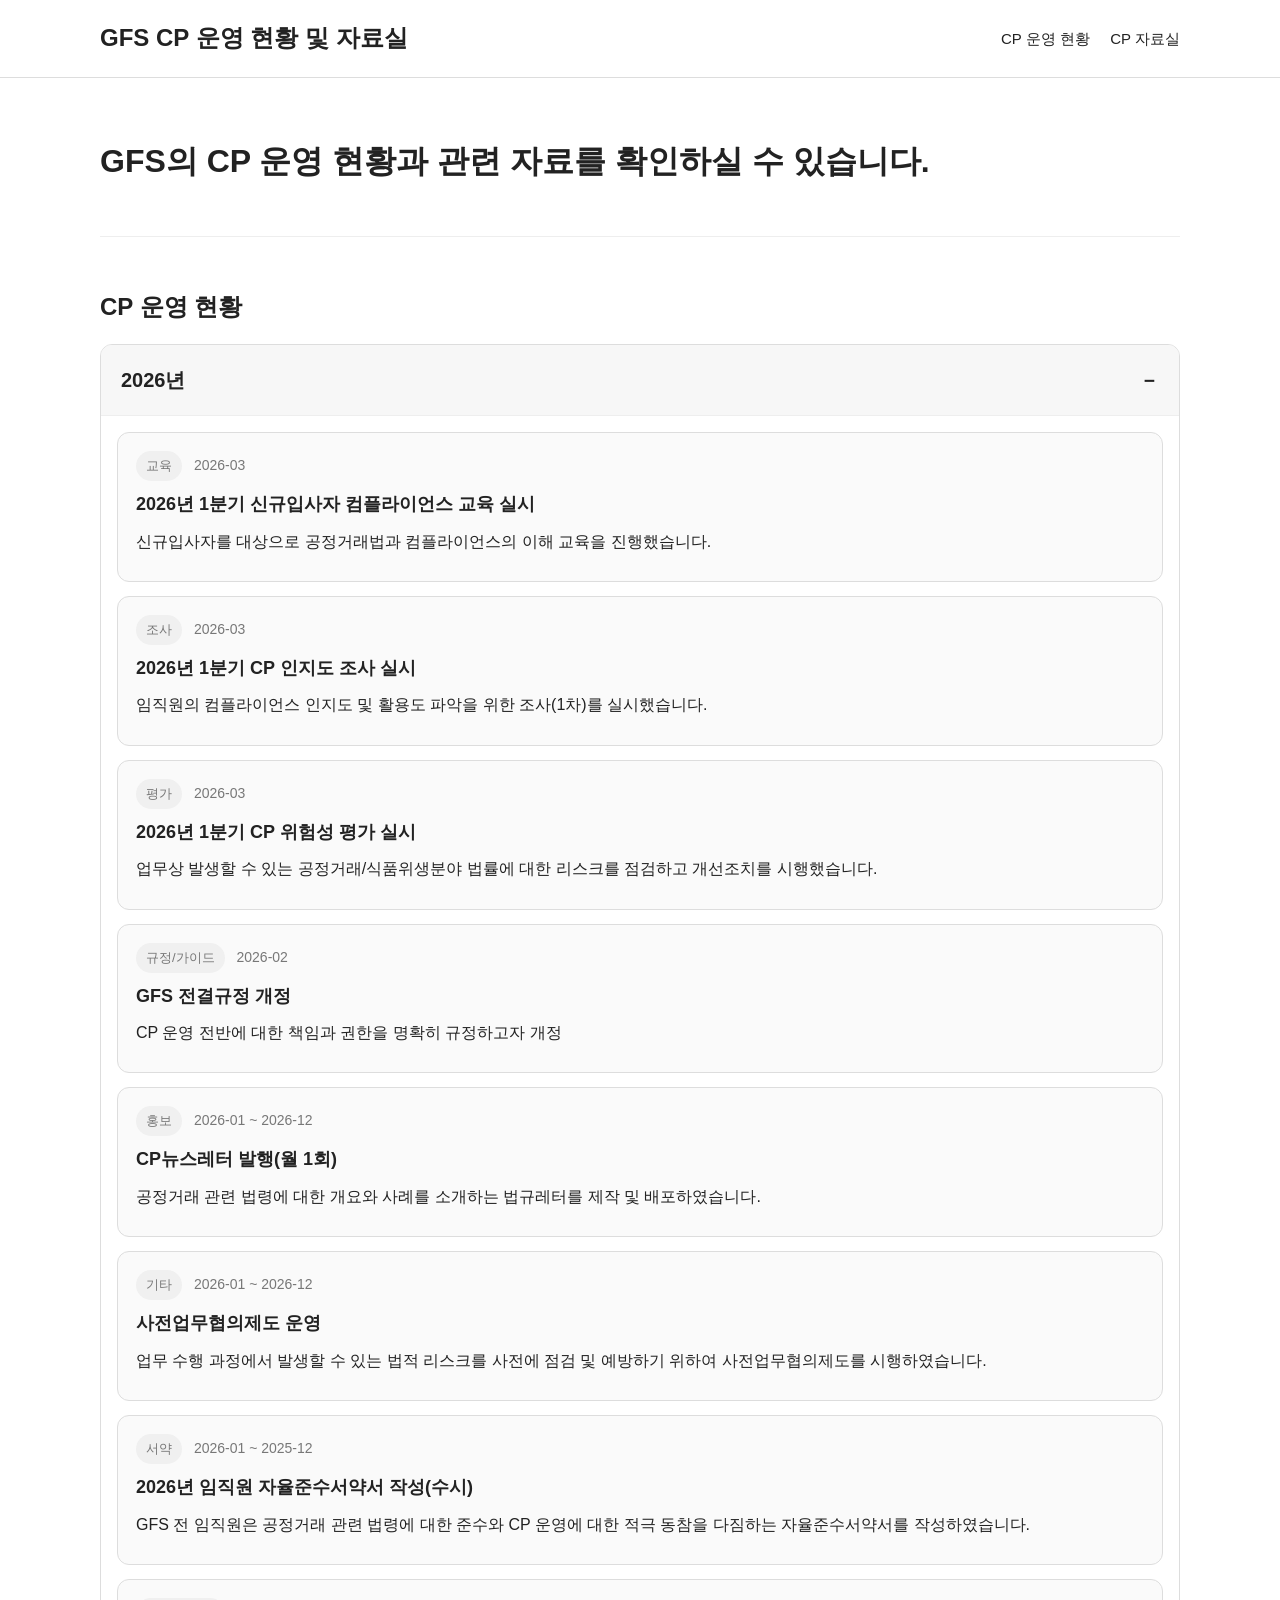
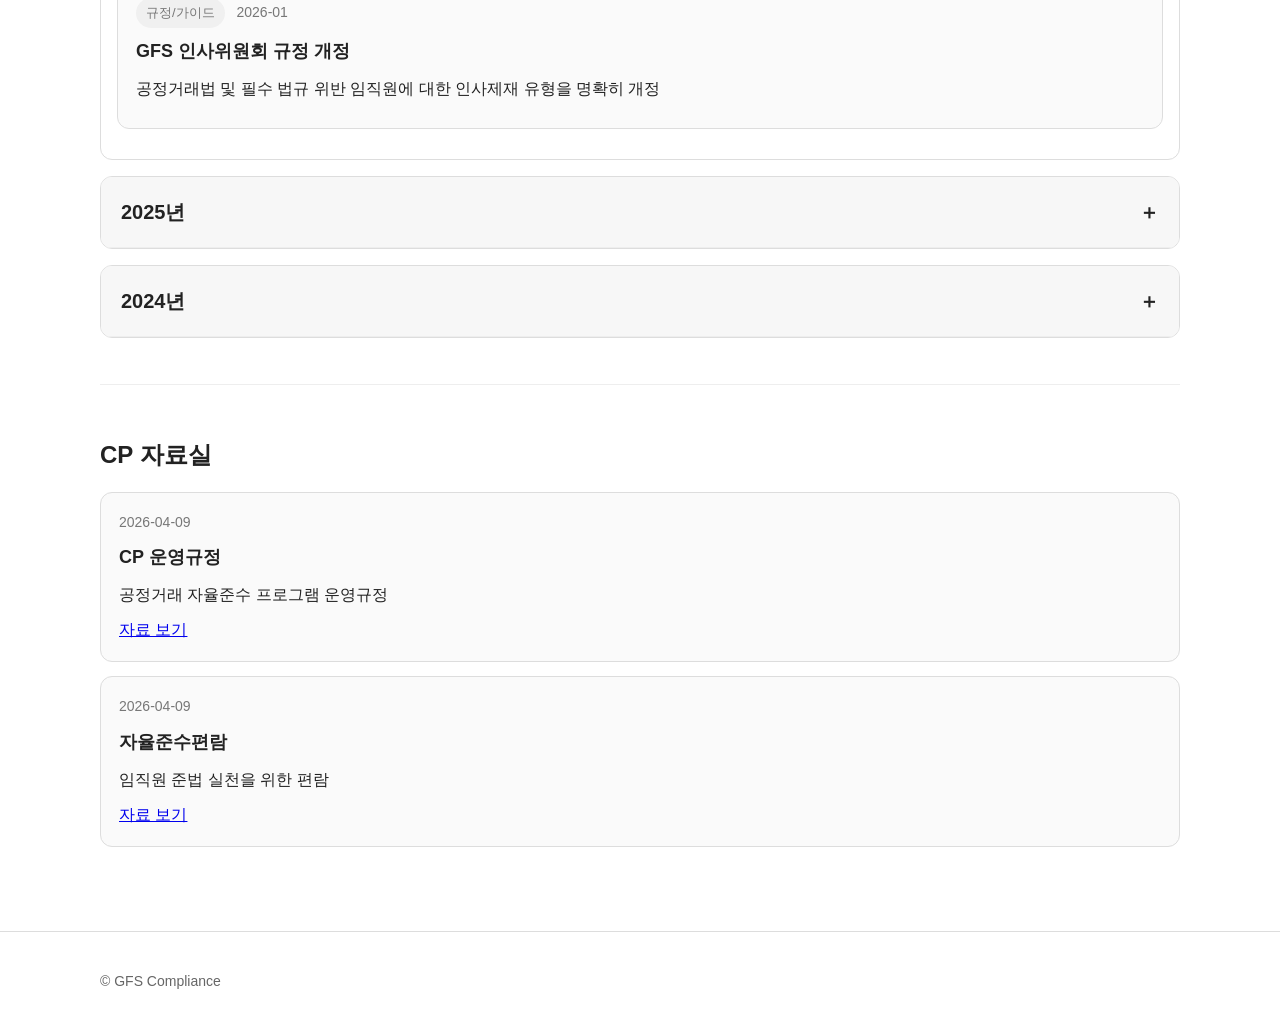
<file: index.html>
<!DOCTYPE html>
<html lang="ko">
<head>
  <meta charset="UTF-8" />
  <meta name="viewport" content="width=device-width, initial-scale=1.0" />
  <title>GFS CP 운영 현황 및 자료실</title>
  <link rel="stylesheet" href="style.css" />
</head>
<body>
  <header class="site-header">
    <div class="wrap">
      <h1>GFS CP 운영 현황 및 자료실</h1>
      <nav>
        <a href="#status">CP 운영 현황</a>
        <a href="#library">CP 자료실</a>
      </nav>
    </div>
  </header>

  <main class="wrap">
    <section class="hero">
      <h2>GFS의 CP 운영 현황과 관련 자료를 확인하실 수 있습니다.</h2>
      <p>
      
      </p>
    </section>

    <section id="status" class="section">
      <h2>CP 운영 현황</h2>
      <div id="status-list">불러오는 중...</div>
    </section>

    <section id="library" class="section">
      <h2>CP 자료실</h2>
      <div id="library-list">불러오는 중...</div>
    </section>
  </main>

  <footer class="site-footer">
    <div class="wrap">
      <p>© GFS Compliance</p>
    </div>
  </footer>

  <script src="script.js"></script>
</body>
</html>
</file>
<file: style.css>
body {
  margin: 0;
  font-family: "Malgun Gothic", "Apple SD Gothic Neo", sans-serif;
  color: #222;
  background: #fff;
  line-height: 1.7;
}

.wrap {
  max-width: 1080px;
  margin: 0 auto;
  padding: 0 20px;
}

.site-header {
  background: #fff;
  border-bottom: 1px solid #ddd;
  position: sticky;
  top: 0;
  z-index: 10;
}

.site-header .wrap {
  display: flex;
  justify-content: space-between;
  align-items: center;
  padding: 18px 20px;
}

.site-header h1 {
  margin: 0;
  font-size: 24px;
}

.site-header nav a {
  margin-left: 16px;
  text-decoration: none;
  color: #222;
  font-size: 15px;
}

.hero {
  padding: 56px 0 36px;
}

.hero h2 {
  margin: 0 0 12px;
  font-size: 32px;
}

.hero p {
  margin: 0;
  color: #666;
}

.section {
  padding: 30px 0;
  border-top: 1px solid #eee;
}

.section h2 {
  margin-bottom: 16px;
  font-size: 24px;
}

.card {
  border: 1px solid #ddd;
  border-radius: 12px;
  padding: 18px;
  margin-bottom: 14px;
  background: #fafafa;
}

.card h3 {
  margin: 0 0 8px;
  font-size: 18px;
}

.card p {
  margin: 0 0 8px;
}

.meta {
  color: #777;
  font-size: 14px;
  margin-bottom: 8px;
}

.badge {
  display: inline-block;
  padding: 4px 10px;
  border-radius: 999px;
  background: #f0f0f0;
  font-size: 13px;
  margin-right: 8px;
}

.site-footer {
  border-top: 1px solid #ddd;
  margin-top: 40px;
  padding: 24px 0;
  color: #666;
  font-size: 14px;
}

/* 연도별 토글 */
.year-group {
  border: 1px solid #ddd;
  border-radius: 12px;
  margin-bottom: 16px;
  background: #fff;
  overflow: hidden;
}

.year-group summary {
  cursor: pointer;
  list-style: none;
  padding: 18px 20px;
  font-size: 20px;
  font-weight: 700;
  background: #f7f7f7;
  border-bottom: 1px solid #eee;
}

.year-group summary::-webkit-details-marker {
  display: none;
}

.year-group summary::after {
  content: "＋";
  float: right;
  font-size: 20px;
}

.year-group[open] summary::after {
  content: "－";
}

.year-items {
  padding: 16px;
}
</file>
